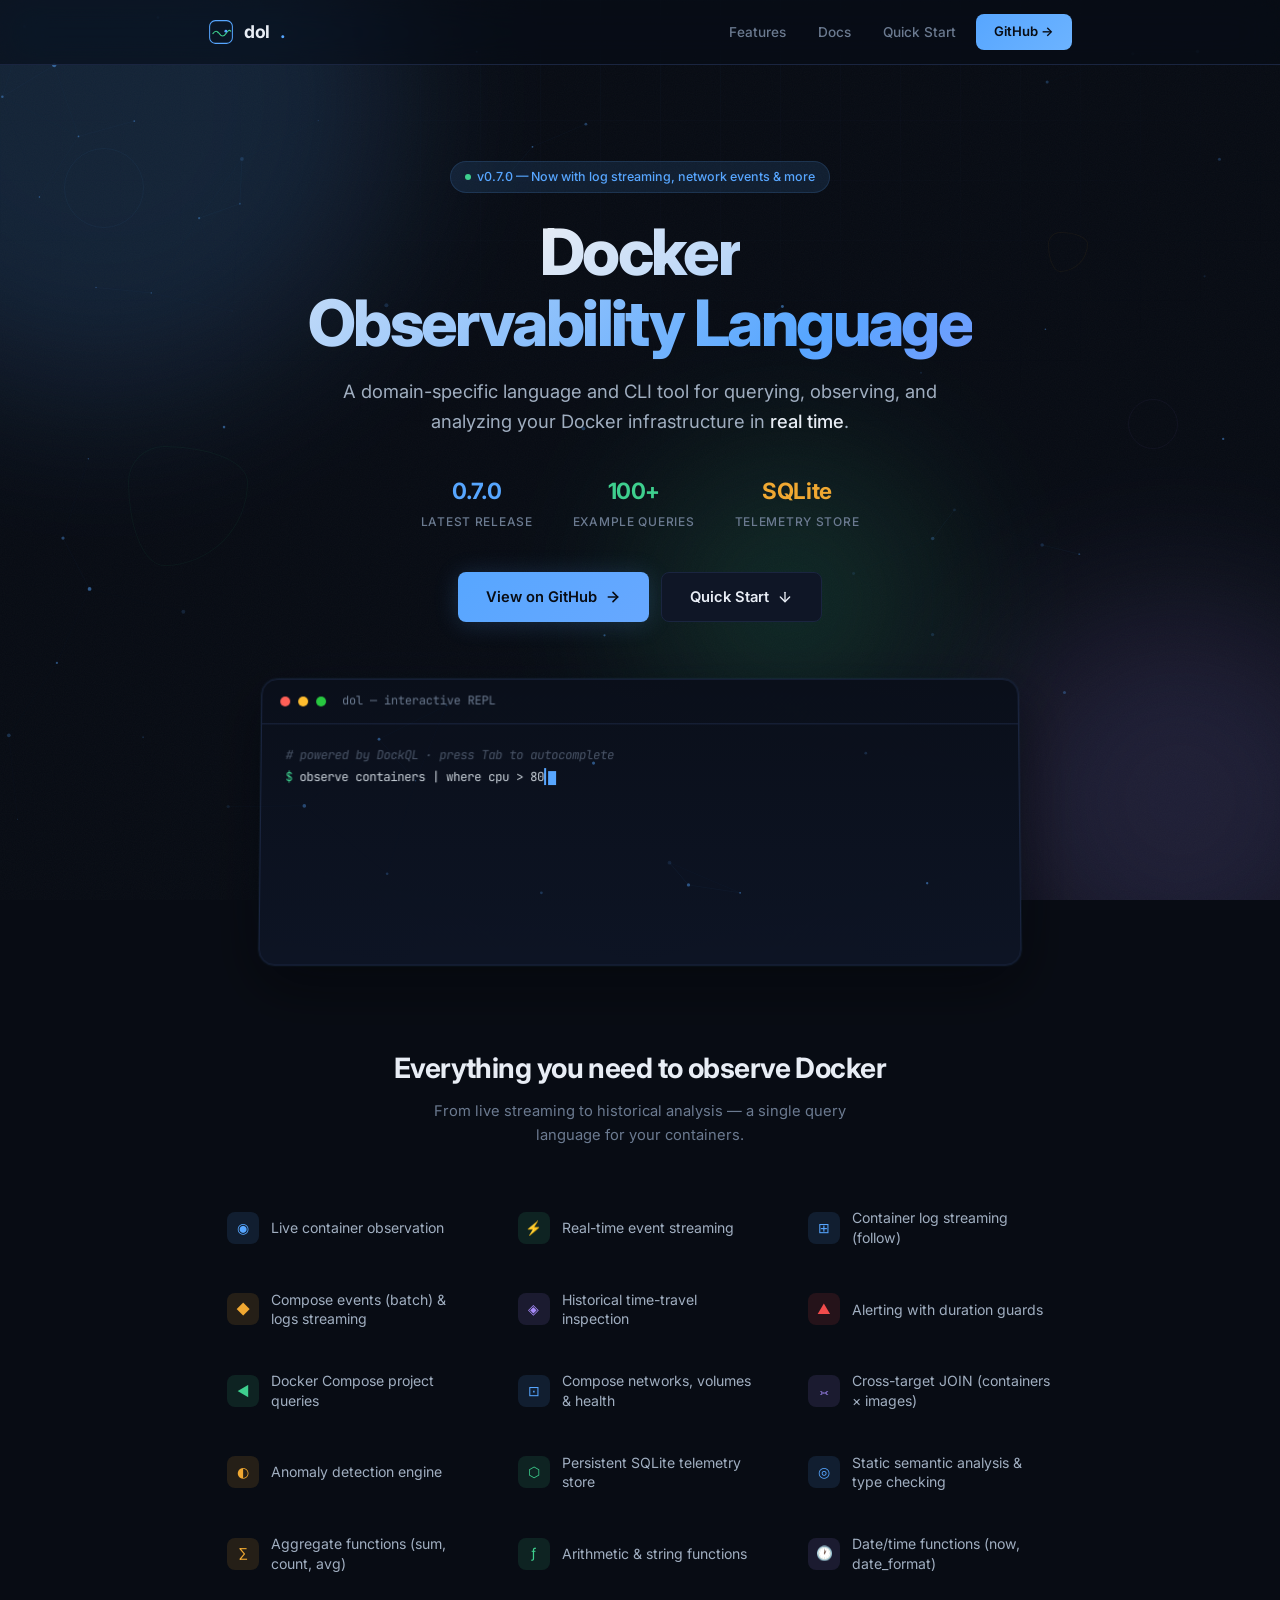
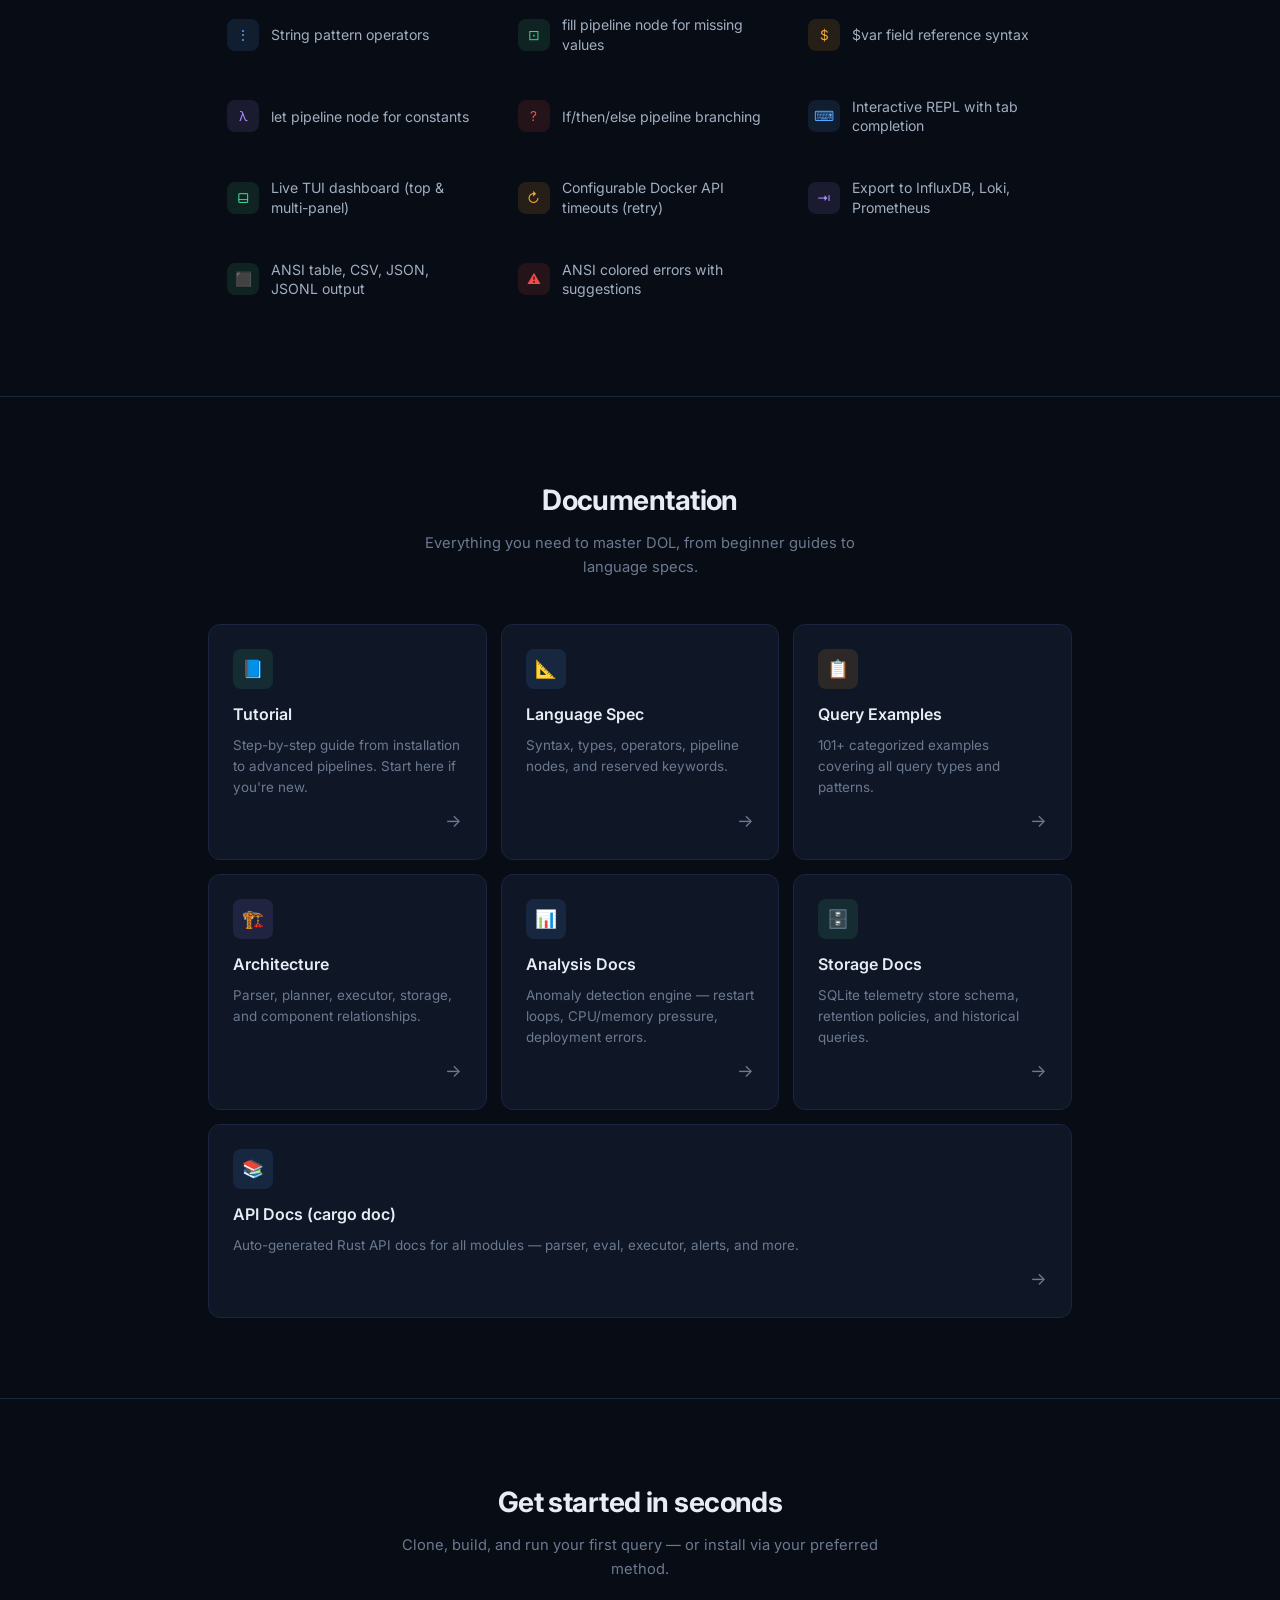
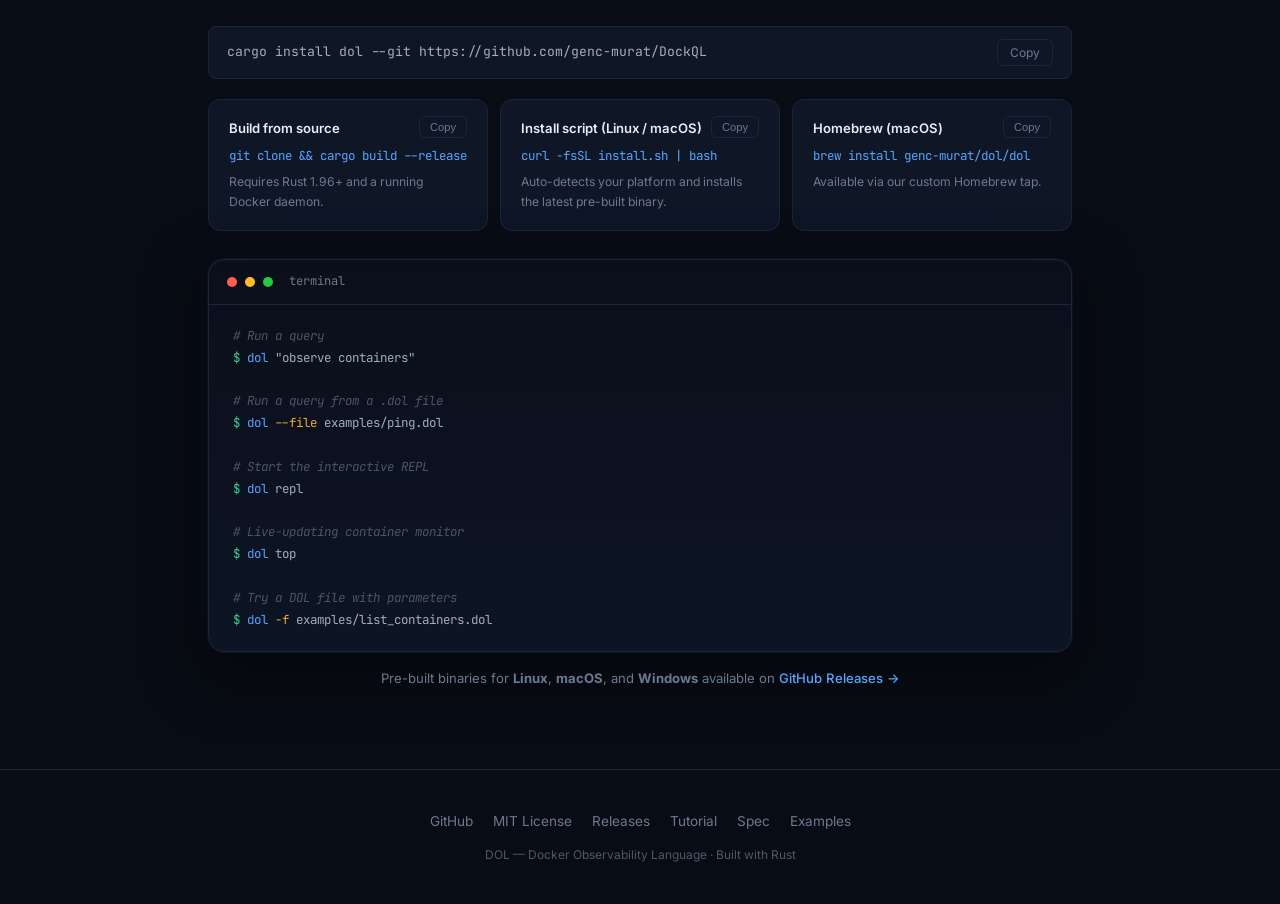
<file: docs/index.html>
<!DOCTYPE html>
<html lang="en">
<head>
    <meta charset="UTF-8">
    <meta name="viewport" content="width=device-width, initial-scale=1.0">
    <link rel="icon" type="image/svg+xml" href="logo.svg">
    <title>DOL — Docker Observability Language</title>
    <link rel="preconnect" href="https://fonts.googleapis.com">
    <link rel="preconnect" href="https://fonts.gstatic.com" crossorigin>
    <link href="https://fonts.googleapis.com/css2?family=Inter:wght@300;400;500;600;700;800&family=JetBrains+Mono:wght@400;500;600&display=swap" rel="stylesheet">
    <style>
        /* ── Reset & Base ─────────────────────────────────────────── */
        *, *::before, *::after { margin: 0; padding: 0; box-sizing: border-box; }
        :root {
            --bg: #080c14;
            --bg-alt: #0b101c;
            --surface: #0f1626;
            --surface-hover: #151e32;
            --surface-glass: rgba(15, 22, 38, 0.72);
            --border: #1a2540;
            --border-glow: rgba(87, 166, 255, 0.15);
            --text: #e8edf5;
            --text-secondary: #a0aec0;
            --muted: #6b7a90;
            --accent: #57a6ff;
            --accent-dim: rgba(87, 166, 255, 0.12);
            --accent-glow: rgba(87, 166, 255, 0.2);
            --green: #3ecf8e;
            --green-dim: rgba(62, 207, 142, 0.12);
            --orange: #f0a832;
            --orange-dim: rgba(240, 168, 50, 0.12);
            --red: #f14c4c;
            --purple: #a78bfa;
            --radius: 12px;
            --radius-sm: 8px;
            --radius-lg: 16px;
            --font: 'Inter', -apple-system, BlinkMacSystemFont, 'Segoe UI', sans-serif;
            --mono: 'JetBrains Mono', 'SF Mono', 'Fira Code', monospace;
            --transition: 0.3s cubic-bezier(0.4, 0, 0.2, 1);
            --bounce: 0.5s cubic-bezier(0.34, 1.56, 0.64, 1);
        }
        html { scroll-behavior: smooth; }
        body {
            font-family: var(--font);
            background: var(--bg);
            color: var(--text);
            line-height: 1.65;
            -webkit-font-smoothing: antialiased;
            -moz-osx-font-smoothing: grayscale;
            overflow-x: hidden;
        }
        ::selection { background: var(--accent); color: var(--bg); }
        ::-webkit-scrollbar { width: 8px; }
        ::-webkit-scrollbar-track { background: var(--bg); }
        ::-webkit-scrollbar-thumb { background: var(--border); border-radius: 4px; }
        ::-webkit-scrollbar-thumb:hover { background: var(--muted); }

        .container { max-width: 920px; margin: 0 auto; padding: 0 28px; }

        /* ── Animated Background ─────────────────────────────────── */
        .bg-canvas {
            position: fixed;
            top: 0; left: 0;
            width: 100%; height: 100%;
            pointer-events: none;
            z-index: 0;
            overflow: hidden;
        }
        .bg-canvas .gradient-orb {
            position: absolute;
            border-radius: 50%;
            filter: blur(80px);
            opacity: 0.15;
            animation: orbFloat 20s ease-in-out infinite;
        }
        .bg-canvas .gradient-orb:nth-child(1) {
            width: 600px; height: 600px;
            background: var(--accent);
            top: -200px; left: -200px;
            animation-delay: 0s;
        }
        .bg-canvas .gradient-orb:nth-child(2) {
            width: 400px; height: 400px;
            background: var(--purple);
            bottom: -100px; right: -100px;
            animation-delay: -7s;
        }
        .bg-canvas .gradient-orb:nth-child(3) {
            width: 300px; height: 300px;
            background: var(--green);
            top: 50%; left: 50%;
            animation-delay: -14s;
        }
        @keyframes orbFloat {
            0%, 100% { transform: translate(0, 0) scale(1); }
            33% { transform: translate(80px, -60px) scale(1.1); }
            66% { transform: translate(-40px, 80px) scale(0.9); }
        }
        .bg-canvas .noise {
            position: absolute;
            inset: 0;
            opacity: 0.03;
            background-image: url("data:image/svg+xml,%3Csvg viewBox='0 0 256 256' xmlns='http://www.w3.org/2000/svg'%3E%3Cfilter id='n'%3E%3CfeTurbulence type='fractalNoise' baseFrequency='0.9' numOctaves='4' stitchTiles='stitch'/%3E%3C/filter%3E%3Crect width='100%25' height='100%25' filter='url(%23n)'/%3E%3C/svg%3E");
            background-repeat: repeat;
            background-size: 256px 256px;
        }
        .grid-overlay {
            position: fixed;
            top: 0; left: 0;
            width: 100%; height: 100%;
            pointer-events: none;
            z-index: 0;
            background-image:
                linear-gradient(rgba(26, 37, 64, 0.15) 1px, transparent 1px),
                linear-gradient(90deg, rgba(26, 37, 64, 0.15) 1px, transparent 1px);
            background-size: 60px 60px;
            mask-image: radial-gradient(ellipse 60% 50% at 50% 0%, black 0%, transparent 100%);
            -webkit-mask-image: radial-gradient(ellipse 60% 50% at 50% 0%, black 0%, transparent 100%);
        }

        /* ── Particle Canvas ─────────────────────────────────────── */
        #particles-canvas {
            position: fixed;
            top: 0; left: 0;
            width: 100%; height: 100%;
            pointer-events: none;
            z-index: 1;
        }

        /* ── Navbar ──────────────────────────────────────────────── */
        .navbar {
            position: sticky;
            top: 0;
            z-index: 100;
            backdrop-filter: blur(20px) saturate(1.4);
            -webkit-backdrop-filter: blur(20px) saturate(1.4);
            background: rgba(8, 12, 20, 0.6);
            border-bottom: 1px solid var(--border);
            transition: var(--transition);
        }
        .navbar.scrolled {
            background: rgba(8, 12, 20, 0.85);
            border-bottom-color: rgba(26, 37, 64, 0.5);
        }
        .navbar .inner {
            display: flex;
            align-items: center;
            justify-content: space-between;
            padding: 14px 0;
            max-width: 920px;
            margin: 0 auto;
            padding-left: 28px;
            padding-right: 28px;
        }
        .nav-brand {
            display: flex;
            align-items: center;
            gap: 10px;
            font-size: 1.1rem;
            font-weight: 700;
            letter-spacing: -0.02em;
            color: var(--text);
            text-decoration: none;
            transition: opacity .2s;
        }
        .nav-brand:hover { opacity: .85; }
        .nav-brand svg { width: 26px; height: 26px; flex-shrink: 0; }
        .nav-brand .dot { color: var(--accent); }
        .nav-links {
            display: flex;
            gap: 8px;
            align-items: center;
        }
        .nav-links a {
            color: var(--muted);
            text-decoration: none;
            font-size: 0.85rem;
            font-weight: 500;
            padding: 6px 12px;
            border-radius: var(--radius-sm);
            transition: all .2s;
        }
        .nav-links a:not(.btn):hover {
            color: var(--text);
            background: var(--surface);
        }
        .nav-links .btn {
            background: linear-gradient(135deg, var(--accent), #6cb3ff);
            color: #080c14;
            padding: 7px 18px;
            border-radius: var(--radius-sm);
            font-weight: 600;
            font-size: 0.82rem;
            transition: all .2s;
            position: relative;
            overflow: hidden;
        }
        .nav-links .btn::before {
            content: '';
            position: absolute;
            inset: 0;
            background: linear-gradient(135deg, transparent 20%, rgba(255,255,255,0.15) 50%, transparent 80%);
            transform: translateX(-100%);
            transition: transform .5s;
        }
        .nav-links .btn:hover::before { transform: translateX(100%); }
        .nav-links .btn:hover { transform: translateY(-1px); box-shadow: 0 4px 20px rgba(87,166,255,0.3); }

        /* ── Hero ────────────────────────────────────────────────── */
        .hero {
            position: relative;
            z-index: 2;
            padding: 96px 0 64px;
            text-align: center;
        }
        .hero-badge {
            display: inline-flex;
            align-items: center;
            gap: 6px;
            padding: 5px 14px;
            border-radius: 100px;
            background: var(--accent-dim);
            border: 1px solid rgba(87, 166, 255, 0.15);
            font-size: 0.78rem;
            font-weight: 500;
            color: var(--accent);
            margin-bottom: 24px;
            animation: fadeInUp 0.8s var(--bounce) both;
        }
        .hero-badge .pulse {
            width: 6px; height: 6px;
            border-radius: 50%;
            background: var(--green);
            animation: pulse-dot 2s ease-in-out infinite;
        }
        @keyframes pulse-dot {
            0%, 100% { opacity: 1; transform: scale(1); }
            50% { opacity: 0.5; transform: scale(0.8); }
        }
        .hero h1 {
            font-size: clamp(2.5rem, 5vw, 4rem);
            font-weight: 800;
            letter-spacing: -0.04em;
            line-height: 1.1;
            animation: fadeInUp 0.8s var(--bounce) 0.1s both;
        }
        .hero h1 .gradient-text {
            background: linear-gradient(135deg, var(--text) 0%, var(--accent) 40%, var(--purple) 70%, var(--green) 100%);
            -webkit-background-clip: text;
            -webkit-text-fill-color: transparent;
            background-clip: text;
            background-size: 200% 200%;
            animation: gradientShift 8s ease-in-out infinite;
        }
        @keyframes gradientShift {
            0%, 100% { background-position: 0% 50%; }
            50% { background-position: 100% 50%; }
        }
        .hero .tagline {
            margin-top: 18px;
            font-size: clamp(1rem, 1.5vw, 1.15rem);
            color: var(--text-secondary);
            max-width: 600px;
            margin-left: auto;
            margin-right: auto;
            line-height: 1.65;
            animation: fadeInUp 0.8s var(--bounce) 0.2s both;
        }
        .hero .tagline strong { color: var(--text); font-weight: 500; }

        /* ── Stats Strip ─────────────────────────────────────────── */
        .stats-strip {
            display: flex;
            justify-content: center;
            gap: 40px;
            margin-top: 36px;
            animation: fadeInUp 0.8s var(--bounce) 0.3s both;
        }
        .stat-item {
            display: flex;
            flex-direction: column;
            align-items: center;
            gap: 2px;
        }
        .stat-item .stat-value {
            font-size: 1.4rem;
            font-weight: 700;
            letter-spacing: -0.02em;
            color: var(--text);
        }
        .stat-item .stat-label {
            font-size: 0.75rem;
            color: var(--muted);
            font-weight: 500;
            text-transform: uppercase;
            letter-spacing: 0.06em;
        }
        .stat-item .stat-value.accent { color: var(--accent); }
        .stat-item .stat-value.green { color: var(--green); }
        .stat-item .stat-value.orange { color: var(--orange); }

        /* ── CTA Buttons ─────────────────────────────────────────── */
        .cta-row {
            display: flex;
            justify-content: center;
            gap: 12px;
            margin-top: 40px;
            flex-wrap: wrap;
            animation: fadeInUp 0.8s var(--bounce) 0.4s both;
        }
        .cta {
            display: inline-flex;
            align-items: center;
            gap: 8px;
            padding: 12px 28px;
            border-radius: var(--radius-sm);
            font-size: 0.92rem;
            font-weight: 600;
            text-decoration: none;
            transition: all var(--transition);
            position: relative;
            overflow: hidden;
        }
        .cta-primary {
            background: linear-gradient(135deg, var(--accent), #67a8ff);
            color: #080c14;
            box-shadow: 0 2px 24px rgba(87, 166, 255, 0.2);
        }
        .cta-primary:hover {
            transform: translateY(-2px);
            box-shadow: 0 8px 32px rgba(87, 166, 255, 0.35);
        }
        .cta-primary:active { transform: translateY(0); }
        .cta-primary .shine {
            position: absolute;
            inset: 0;
            background: linear-gradient(90deg, transparent, rgba(255,255,255,0.2), transparent);
            transform: translateX(-100%) skewX(-15deg);
            transition: transform 0.6s;
        }
        .cta-primary:hover .shine { transform: translateX(100%) skewX(-15deg); }
        .cta-secondary {
            background: var(--surface);
            color: var(--text);
            border: 1px solid var(--border);
        }
        .cta-secondary:hover {
            border-color: var(--muted);
            background: var(--surface-hover);
            transform: translateY(-2px);
        }

        /* ── Terminal Mock ───────────────────────────────────────── */
        .terminal-wrapper {
            margin: 56px auto 0;
            max-width: 760px;
            transform: perspective(1200px) rotateX(2deg);
            transition: transform 0.6s var(--bounce);
            animation: fadeInUp 0.9s var(--bounce) 0.5s both;
        }
        .terminal-wrapper:hover {
            transform: perspective(1200px) rotateX(0deg);
        }
        .terminal {
            background: linear-gradient(180deg, #0a0f1a 0%, #0d1424 100%);
            border: 1px solid var(--border);
            border-radius: var(--radius-lg);
            overflow: hidden;
            box-shadow:
                0 0 0 1px rgba(87, 166, 255, 0.05),
                0 20px 60px rgba(0,0,0,0.5),
                0 0 80px rgba(87, 166, 255, 0.03);
            transition: all var(--transition);
        }
        .terminal:hover {
            border-color: rgba(87, 166, 255, 0.25);
            box-shadow:
                0 0 0 1px rgba(87, 166, 255, 0.1),
                0 20px 80px rgba(0,0,0,0.6),
                0 0 100px rgba(87, 166, 255, 0.05);
        }
        .terminal .titlebar {
            padding: 12px 18px;
            display: flex;
            align-items: center;
            gap: 8px;
            border-bottom: 1px solid var(--border);
            user-select: none;
        }
        .terminal .titlebar .dot {
            width: 10px; height: 10px;
            border-radius: 50%;
            transition: opacity .2s;
        }
        .terminal:hover .titlebar .dot { opacity: .9; }
        .terminal .titlebar .dot.r { background: #ff5f57; }
        .terminal .titlebar .dot.y { background: #ffbd2e; }
        .terminal .titlebar .dot.g { background: #28c840; }
        .terminal .titlebar .title-text {
            margin-left: 8px;
            font-size: 0.75rem;
            color: var(--muted);
            font-family: var(--mono);
        }
        .terminal .terminal-body {
            padding: 20px 24px;
            font-family: var(--mono);
            font-size: 0.78rem;
            line-height: 1.75;
            overflow-x: auto;
            min-height: 240px;
            color: #c9d1d9;
        }
        .terminal .terminal-body .line { white-space: pre; min-height: 1.35em; }
        .terminal .terminal-body .prompt { color: var(--green); }
        .terminal .terminal-body .cmd { color: var(--accent); }
        .terminal .terminal-body .comment { color: #4a5568; font-style: italic; }
        .terminal .terminal-body .output { color: var(--text-secondary); }
        .terminal .terminal-body .output.header { color: var(--muted); font-weight: 500; }
        .terminal .terminal-body .output.sep { color: var(--border); }
        .terminal .terminal-body .blink {
            display: inline-block;
            width: 8px;
            height: 1.1em;
            background: var(--accent);
            animation: blink 1s step-end infinite;
            vertical-align: text-bottom;
            margin-left: 2px;
        }
        @keyframes blink {
            0%, 100% { opacity: 1; }
            50% { opacity: 0; }
        }
        .terminal .terminal-body .typing {
            display: inline;
            border-right: 2px solid var(--accent);
            animation: blink-cursor 0.8s step-end infinite;
        }
        @keyframes blink-cursor {
            0%, 100% { border-color: var(--accent); }
            50% { border-color: transparent; }
        }

        /* ── Floating Shapes ─────────────────────────────────────── */
        .floating-shapes { position: absolute; inset: 0; pointer-events: none; overflow: hidden; z-index: 0; }
        .floating-shapes .shape {
            position: absolute;
            border-radius: 50%;
            opacity: 0.05;
            animation: shapeFloat 25s ease-in-out infinite;
        }
        .floating-shapes .shape:nth-child(1) {
            width: 80px; height: 80px;
            border: 1px solid var(--accent);
            top: 15%; left: 5%;
            animation-delay: 0s;
            animation-duration: 30s;
        }
        .floating-shapes .shape:nth-child(2) {
            width: 50px; height: 50px;
            border: 1px solid var(--purple);
            top: 60%; right: 8%;
            animation-delay: -8s;
            animation-duration: 25s;
        }
        .floating-shapes .shape:nth-child(3) {
            width: 120px; height: 120px;
            border: 1px solid var(--green);
            bottom: 10%; left: 10%;
            animation-delay: -16s;
            animation-duration: 35s;
            border-radius: 30% 70% 70% 30% / 30% 30% 70% 70%;
        }
        .floating-shapes .shape:nth-child(4) {
            width: 40px; height: 40px;
            border: 1px solid var(--orange);
            top: 30%; right: 15%;
            animation-delay: -5s;
            animation-duration: 20s;
            border-radius: 30% 70% 70% 30% / 30% 30% 70% 70%;
        }
        @keyframes shapeFloat {
            0%, 100% { transform: translate(0, 0) rotate(0deg); }
            25% { transform: translate(30px, -40px) rotate(90deg); }
            50% { transform: translate(-20px, 30px) rotate(180deg); }
            75% { transform: translate(20px, -20px) rotate(270deg); }
        }

        /* ── Sections ────────────────────────────────────────────── */
        section {
            position: relative;
            z-index: 2;
            padding: 80px 0;
        }
        section + section { border-top: 1px solid var(--border); }
        .section-header {
            text-align: center;
            margin-bottom: 44px;
        }
        .section-header h2 {
            font-size: 1.75rem;
            font-weight: 700;
            letter-spacing: -0.02em;
            color: var(--text);
        }
        .section-header .section-subtitle {
            margin-top: 8px;
            font-size: 0.92rem;
            color: var(--muted);
            max-width: 480px;
            margin-left: auto;
            margin-right: auto;
        }

        /* ── Reveal Animation ────────────────────────────────────── */
        .reveal {
            opacity: 0;
            transform: translateY(24px);
            transition: opacity 0.7s cubic-bezier(0.22, 1, 0.36, 1),
                        transform 0.7s cubic-bezier(0.22, 1, 0.36, 1);
        }
        .reveal.visible {
            opacity: 1;
            transform: translateY(0);
        }
        .reveal-delay-1 { transition-delay: 0.1s; }
        .reveal-delay-2 { transition-delay: 0.2s; }
        .reveal-delay-3 { transition-delay: 0.3s; }
        .reveal-delay-4 { transition-delay: 0.4s; }

        @keyframes fadeInUp {
            from { opacity: 0; transform: translateY(20px); }
            to { opacity: 1; transform: translateY(0); }
        }

        /* ── Feature Grid ────────────────────────────────────────── */
        .feature-grid {
            display: grid;
            grid-template-columns: repeat(auto-fill, minmax(260px, 1fr));
            gap: 8px;
        }
        .feature-card {
            padding: 16px 18px;
            border-radius: var(--radius);
            display: flex;
            align-items: center;
            gap: 12px;
            font-size: 0.88rem;
            color: var(--text-secondary);
            text-decoration: none;
            transition: all var(--transition);
            cursor: default;
            border: 1px solid transparent;
            position: relative;
            overflow: hidden;
        }
        .feature-card::before {
            content: '';
            position: absolute;
            inset: 0;
            border-radius: var(--radius);
            opacity: 0;
            background: linear-gradient(135deg, var(--accent-dim), transparent);
            transition: opacity .3s;
        }
        .feature-card:hover {
            background: var(--surface);
            border-color: var(--border);
            color: var(--text);
            transform: translateY(-1px);
        }
        .feature-card:hover::before { opacity: 1; }
        .feature-card .icon-wrap {
            width: 32px;
            height: 32px;
            border-radius: var(--radius-sm);
            display: flex;
            align-items: center;
            justify-content: center;
            flex-shrink: 0;
            font-size: 0.85rem;
            position: relative;
            z-index: 1;
            transition: all var(--transition);
        }
        .feature-card:hover .icon-wrap { transform: scale(1.1); }
        .feature-card .icon-wrap.accent { background: var(--accent-dim); color: var(--accent); }
        .feature-card .icon-wrap.green { background: var(--green-dim); color: var(--green); }
        .feature-card .icon-wrap.orange { background: var(--orange-dim); color: var(--orange); }
        .feature-card .icon-wrap.purple { background: rgba(167, 139, 250, 0.12); color: var(--purple); }
        .feature-card .icon-wrap.red { background: rgba(241, 76, 76, 0.12); color: var(--red); }
        .feature-card .feature-text {
            position: relative;
            z-index: 1;
            line-height: 1.4;
        }

        /* ── Cards (Docs) ────────────────────────────────────────── */
        .cards {
            display: grid;
            grid-template-columns: repeat(auto-fill, minmax(270px, 1fr));
            gap: 14px;
        }
        .card {
            background: var(--surface);
            border: 1px solid var(--border);
            border-radius: var(--radius);
            padding: 24px;
            text-decoration: none;
            color: inherit;
            transition: all var(--transition);
            position: relative;
            overflow: hidden;
            display: flex;
            flex-direction: column;
            gap: 8px;
        }
        .card::after {
            content: '';
            position: absolute;
            top: 0; left: 0;
            right: 0;
            height: 2px;
            background: linear-gradient(90deg, transparent, var(--accent), transparent);
            opacity: 0;
            transition: opacity .3s;
        }
        .card:hover {
            border-color: rgba(87, 166, 255, 0.2);
            background: var(--surface-hover);
            transform: translateY(-3px);
            box-shadow: 0 12px 40px rgba(0,0,0,0.3);
        }
        .card:hover::after { opacity: 1; }
        .card .card-icon {
            width: 40px;
            height: 40px;
            border-radius: var(--radius-sm);
            display: flex;
            align-items: center;
            justify-content: center;
            font-size: 1.1rem;
            margin-bottom: 4px;
            background: var(--accent-dim);
            color: var(--accent);
            transition: all var(--transition);
        }
        .card:hover .card-icon { transform: scale(1.05); background: rgba(87, 166, 255, 0.18); }
        .card .card-icon.green { background: var(--green-dim); color: var(--green); }
        .card:hover .card-icon.green { background: rgba(62, 207, 142, 0.18); }
        .card .card-icon.orange { background: var(--orange-dim); color: var(--orange); }
        .card:hover .card-icon.orange { background: rgba(240, 168, 50, 0.18); }
        .card .card-icon.purple { background: rgba(167, 139, 250, 0.12); color: var(--purple); }
        .card:hover .card-icon.purple { background: rgba(167, 139, 250, 0.2); }
        .card h3 {
            font-size: 1rem;
            font-weight: 600;
            color: var(--text);
            transition: color .2s;
        }
        .card:hover h3 { color: var(--accent); }
        .card p {
            font-size: 0.84rem;
            color: var(--muted);
            line-height: 1.55;
            margin: 0;
        }
        .card .card-arrow {
            margin-top: auto;
            align-self: flex-end;
            color: var(--muted);
            font-size: 1.1rem;
            transition: all var(--transition);
        }
        .card:hover .card-arrow {
            color: var(--accent);
            transform: translateX(4px);
        }

        /* ── Quick Start ─────────────────────────────────────────── */
        .quick-start .terminal {
            margin-top: 20px;
            transform: none;
        }
        .quick-start .terminal:hover { transform: none; }

        .install-row {
            display: flex;
            gap: 10px;
            align-items: stretch;
            margin-top: 20px;
        }
        .install-box {
            flex: 1;
            display: flex;
            align-items: center;
            justify-content: space-between;
            gap: 12px;
            background: var(--surface);
            border: 1px solid var(--border);
            border-radius: var(--radius-sm);
            padding: 12px 18px;
            font-family: var(--mono);
            font-size: 0.82rem;
            color: var(--text);
            transition: border-color .2s;
        }
        .install-box:hover { border-color: rgba(87, 166, 255, 0.2); }
        .install-box .cmd-text { color: var(--text-secondary); }
        .install-box .copy-btn {
            display: inline-flex;
            align-items: center;
            gap: 6px;
            background: none;
            border: 1px solid var(--border);
            border-radius: 6px;
            padding: 5px 12px;
            font-size: 0.75rem;
            font-family: var(--font);
            color: var(--muted);
            cursor: pointer;
            transition: all .2s;
            flex-shrink: 0;
        }
        .install-box .copy-btn:hover {
            border-color: var(--accent);
            color: var(--accent);
            background: var(--accent-dim);
        }
        .install-box .copy-btn.copied {
            border-color: var(--green);
            color: var(--green);
            background: var(--green-dim);
        }

        /* ── Install Methods ─────────────────────────────────────── */
        .install-methods {
            display: grid;
            grid-template-columns: repeat(auto-fill, minmax(260px, 1fr));
            gap: 12px;
            margin-top: 20px;
        }
        .install-method {
            background: var(--surface);
            border: 1px solid var(--border);
            border-radius: var(--radius);
            padding: 18px 20px;
            transition: all var(--transition);
        }
        .install-method:hover {
            border-color: rgba(87, 166, 255, 0.2);
            background: var(--surface-hover);
        }
        .install-method .method-label {
            font-size: 0.82rem;
            font-weight: 600;
            color: var(--text);
            margin-bottom: 8px;
        }
        .install-method .method-cmd {
            font-family: var(--mono);
            font-size: 0.78rem;
            color: var(--accent);
            word-break: break-all;
            line-height: 1.5;
        }
        .install-method .method-desc {
            font-size: 0.76rem;
            color: var(--muted);
            margin-top: 6px;
        }
        .install-method .copy-mini {
            float: right;
            background: none;
            border: 1px solid var(--border);
            border-radius: 6px;
            padding: 4px 10px;
            font-size: 0.7rem;
            color: var(--muted);
            cursor: pointer;
            transition: all .2s;
            margin-top: -2px;
        }
        .install-method .copy-mini:hover {
            border-color: var(--accent);
            color: var(--accent);
            background: var(--accent-dim);
        }

        /* ── Footer ──────────────────────────────────────────────── */
        footer {
            position: relative;
            z-index: 2;
            text-align: center;
            padding: 40px 0;
            border-top: 1px solid var(--border);
            color: var(--muted);
            font-size: 0.82rem;
        }
        footer a {
            color: var(--muted);
            text-decoration: none;
            transition: color .2s;
        }
        footer a:hover { color: var(--text); }
        footer .sep { margin: 0 12px; color: var(--border); }
        footer .footer-links { display: flex; justify-content: center; gap: 20px; flex-wrap: wrap; margin-bottom: 12px; }
        footer .footer-links a { font-size: 0.85rem; }
        footer .footer-made-with { font-size: 0.75rem; opacity: 0.7; }

        /* ── Responsive ──────────────────────────────────────────── */
        @media (max-width: 768px) {
            .hero { padding: 64px 0 40px; }
            .hero h1 { font-size: 2.2rem; }
            .navbar .inner { padding-left: 20px; padding-right: 20px; }
            .container { padding: 0 20px; }
            section { padding: 48px 0; }
            .stats-strip { gap: 24px; flex-wrap: wrap; }
            .stat-item .stat-value { font-size: 1.1rem; }
            .feature-grid { grid-template-columns: 1fr; }
            .cards { grid-template-columns: 1fr; }
            .install-methods { grid-template-columns: 1fr; }
            .install-row { flex-direction: column; }
            .terminal .terminal-body { padding: 14px 16px; font-size: 0.72rem; }
            .terminal-wrapper { transform: none; }
            .terminal-wrapper:hover { transform: none; }
        }
        @media (prefers-reduced-motion: reduce) {
            *, *::before, *::after {
                animation-duration: 0.01ms !important;
                animation-iteration-count: 1 !important;
                transition-duration: 0.01ms !important;
            }
            #particles-canvas { display: none; }
            .bg-canvas .gradient-orb { animation: none; opacity: 0.06; }
            .floating-shapes .shape { animation: none; opacity: 0.03; }
        }
        @media (max-width: 640px) {
            .nav-links a:not(.btn) { display: none; }
            .hero h1 { font-size: 1.8rem; }
            .section-header h2 { font-size: 1.4rem; }
        }
    </style>
</head>
<body>

<!-- Animated Background -->
<div class="bg-canvas">
    <div class="gradient-orb"></div>
    <div class="gradient-orb"></div>
    <div class="gradient-orb"></div>
    <div class="noise"></div>
</div>
<div class="grid-overlay"></div>
<canvas id="particles-canvas"></canvas>

<!-- Navbar -->
<nav class="navbar" id="navbar">
    <div class="inner">
        <a href="#" class="nav-brand">
            <svg xmlns="http://www.w3.org/2000/svg" viewBox="0 0 64 64" fill="none" role="img" aria-label="DOL logo">
                <rect x="4" y="4" width="56" height="56" rx="14" stroke="#57a6ff" stroke-width="2.5"/>
                <path d="M12 36 Q20 24, 28 36 Q36 48, 44 36 Q52 24, 56 30" stroke="#3ecf8e" stroke-width="2.5" stroke-linecap="round"/>
                <circle cx="44" cy="30" r="3.5" fill="#57a6ff"/>
                <circle cx="24" cy="33" r="2" fill="#3ecf8e" opacity="0.6"/>
            </svg>
            dol<span class="dot">.</span>
        </a>
        <div class="nav-links">
            <a href="#features">Features</a>
            <a href="#docs">Docs</a>
            <a href="#quickstart">Quick Start</a>
            <a href="https://github.com/genc-murat/DockQL" class="btn">GitHub →</a>
        </div>
    </div>
</nav>

<!-- Hero -->
<section class="hero" style="padding-bottom:0;border:none;">
    <div class="floating-shapes">
        <div class="shape"></div>
        <div class="shape"></div>
        <div class="shape"></div>
        <div class="shape"></div>
    </div>
    <div class="container" style="position:relative;z-index:3;">
        <div class="hero-badge">
            <span class="pulse"></span>
            v0.7.0 — Now with log streaming, network events &amp; more
        </div>
        <h1>
            <span class="gradient-text">Docker<br>Observability Language</span>
        </h1>
        <p class="tagline">
            A domain-specific language and CLI tool for querying, observing, and<br>
            analyzing your Docker infrastructure in <strong>real time</strong>.
        </p>

        <!-- Stats -->
        <div class="stats-strip">
            <div class="stat-item">
                <span class="stat-value accent">0.7.0</span>
                <span class="stat-label">Latest Release</span>
            </div>
            <div class="stat-item">
                <span class="stat-value green">100+</span>
                <span class="stat-label">Example Queries</span>
            </div>
            <div class="stat-item">
                <span class="stat-value orange">SQLite</span>
                <span class="stat-label">Telemetry Store</span>
            </div>
        </div>

        <!-- CTA -->
        <div class="cta-row">
            <a href="https://github.com/genc-murat/DockQL" class="cta cta-primary">
                View on GitHub
                <span class="shine"></span>
                <svg width="16" height="16" viewBox="0 0 24 24" fill="none" stroke="currentColor" stroke-width="2.5" stroke-linecap="round" stroke-linejoin="round"><path d="M5 12h14"/><path d="m12 5 7 7-7 7"/></svg>
            </a>
            <a href="#quickstart" class="cta cta-secondary">
                Quick Start
                <svg width="16" height="16" viewBox="0 0 24 24" fill="none" stroke="currentColor" stroke-width="2" stroke-linecap="round" stroke-linejoin="round"><path d="M12 5v14"/><path d="m19 12-7 7-7-7"/></svg>
            </a>
        </div>
    </div>
</section>

<!-- Terminal Mock -->
<div class="container">
    <div class="terminal-wrapper">
        <div class="terminal" id="demo-terminal">
            <div class="titlebar">
                <span class="dot r"></span>
                <span class="dot y"></span>
                <span class="dot g"></span>
                <span class="title-text">dol — interactive REPL</span>
            </div>
            <div class="terminal-body" id="terminal-body">
                <div class="line"><span class="comment"># powered by DockQL · press Tab to autocomplete</span></div>
                <div class="line"><span class="prompt">$</span> <span class="typing" id="typing-text"></span><span class="blink"></span></div>
            </div>
        </div>
    </div>
</div>

<!-- Features -->
<section id="features">
    <div class="container">
        <div class="section-header reveal">
            <h2>Everything you need to observe Docker</h2>
            <p class="section-subtitle">From live streaming to historical analysis — a single query language for your containers.</p>
        </div>
        <div class="feature-grid">
            <div class="feature-card reveal reveal-delay-1">
                <div class="icon-wrap accent">◉</div>
                <span class="feature-text">Live container observation</span>
            </div>
            <div class="feature-card reveal reveal-delay-1">
                <div class="icon-wrap green">⚡</div>
                <span class="feature-text">Real-time event streaming</span>
            </div>
            <div class="feature-card reveal reveal-delay-2">
                <div class="icon-wrap accent">⊞</div>
                <span class="feature-text">Container log streaming (follow)</span>
            </div>
            <div class="feature-card reveal reveal-delay-2">
                <div class="icon-wrap orange">◆</div>
                <span class="feature-text">Compose events (batch) &amp; logs streaming</span>
            </div>
            <div class="feature-card reveal reveal-delay-3">
                <div class="icon-wrap purple">◈</div>
                <span class="feature-text">Historical time-travel inspection</span>
            </div>
            <div class="feature-card reveal reveal-delay-3">
                <div class="icon-wrap red">▲</div>
                <span class="feature-text">Alerting with duration guards</span>
            </div>
            <div class="feature-card reveal reveal-delay-1">
                <div class="icon-wrap green">◀</div>
                <span class="feature-text">Docker Compose project queries</span>
            </div>
            <div class="feature-card reveal reveal-delay-1">
                <div class="icon-wrap accent">⊡</div>
                <span class="feature-text">Compose networks, volumes &amp; health</span>
            </div>
            <div class="feature-card reveal reveal-delay-2">
                <div class="icon-wrap purple">⟗</div>
                <span class="feature-text">Cross-target JOIN (containers × images)</span>
            </div>
            <div class="feature-card reveal reveal-delay-2">
                <div class="icon-wrap orange">◐</div>
                <span class="feature-text">Anomaly detection engine</span>
            </div>
            <div class="feature-card reveal reveal-delay-3">
                <div class="icon-wrap green">⬡</div>
                <span class="feature-text">Persistent SQLite telemetry store</span>
            </div>
            <div class="feature-card reveal reveal-delay-3">
                <div class="icon-wrap accent">◎</div>
                <span class="feature-text">Static semantic analysis &amp; type checking</span>
            </div>
            <div class="feature-card reveal reveal-delay-1">
                <div class="icon-wrap orange">∑</div>
                <span class="feature-text">Aggregate functions (sum, count, avg)</span>
            </div>
            <div class="feature-card reveal reveal-delay-1">
                <div class="icon-wrap green">ƒ</div>
                <span class="feature-text">Arithmetic &amp; string functions</span>
            </div>
            <div class="feature-card reveal reveal-delay-2">
                <div class="icon-wrap purple">🕐</div>
                <span class="feature-text">Date/time functions (now, date_format)</span>
            </div>
            <div class="feature-card reveal reveal-delay-2">
                <div class="icon-wrap accent">⋮</div>
                <span class="feature-text">String pattern operators</span>
            </div>
            <div class="feature-card reveal reveal-delay-3">
                <div class="icon-wrap green">⊡</div>
                <span class="feature-text">fill pipeline node for missing values</span>
            </div>
            <div class="feature-card reveal reveal-delay-3">
                <div class="icon-wrap orange">$</div>
                <span class="feature-text">$var field reference syntax</span>
            </div>
            <div class="feature-card reveal reveal-delay-1">
                <div class="icon-wrap purple">λ</div>
                <span class="feature-text">let pipeline node for constants</span>
            </div>
            <div class="feature-card reveal reveal-delay-1">
                <div class="icon-wrap red">?</div>
                <span class="feature-text">If/then/else pipeline branching</span>
            </div>
            <div class="feature-card reveal reveal-delay-2">
                <div class="icon-wrap accent">⌨</div>
                <span class="feature-text">Interactive REPL with tab completion</span>
            </div>
            <div class="feature-card reveal reveal-delay-2">
                <div class="icon-wrap green">⬓</div>
                <span class="feature-text">Live TUI dashboard (top &amp; multi-panel)</span>
            </div>
            <div class="feature-card reveal reveal-delay-3">
                <div class="icon-wrap orange">↻</div>
                <span class="feature-text">Configurable Docker API timeouts (retry)</span>
            </div>
            <div class="feature-card reveal reveal-delay-3">
                <div class="icon-wrap purple">⇥</div>
                <span class="feature-text">Export to InfluxDB, Loki, Prometheus</span>
            </div>
            <div class="feature-card reveal reveal-delay-1">
                <div class="icon-wrap green">⬛</div>
                <span class="feature-text">ANSI table, CSV, JSON, JSONL output</span>
            </div>
            <div class="feature-card reveal reveal-delay-1">
                <div class="icon-wrap red">⚠</div>
                <span class="feature-text">ANSI colored errors with suggestions</span>
            </div>
        </div>
    </div>
</section>

<!-- Documentation -->
<section id="docs">
    <div class="container">
        <div class="section-header reveal">
            <h2>Documentation</h2>
            <p class="section-subtitle">Everything you need to master DOL, from beginner guides to language specs.</p>
        </div>
        <div class="cards">
            <a href="tutorial.html" class="card reveal reveal-delay-1">
                <div class="card-icon green">📘</div>
                <h3>Tutorial</h3>
                <p>Step-by-step guide from installation to advanced pipelines. Start here if you're new.</p>
                <div class="card-arrow">→</div>
            </a>
            <a href="spec.html" class="card reveal reveal-delay-2">
                <div class="card-icon accent">📐</div>
                <h3>Language Spec</h3>
                <p>Syntax, types, operators, pipeline nodes, and reserved keywords.</p>
                <div class="card-arrow">→</div>
            </a>
            <a href="examples.html" class="card reveal reveal-delay-3">
                <div class="card-icon orange">📋</div>
                <h3>Query Examples</h3>
                <p>101+ categorized examples covering all query types and patterns.</p>
                <div class="card-arrow">→</div>
            </a>
            <a href="architecture.html" class="card reveal reveal-delay-1">
                <div class="card-icon purple">🏗️</div>
                <h3>Architecture</h3>
                <p>Parser, planner, executor, storage, and component relationships.</p>
                <div class="card-arrow">→</div>
            </a>
            <a href="analyze.html" class="card reveal reveal-delay-2">
                <div class="card-icon red">📊</div>
                <h3>Analysis Docs</h3>
                <p>Anomaly detection engine — restart loops, CPU/memory pressure, deployment errors.</p>
                <div class="card-arrow">→</div>
            </a>
            <a href="storage.html" class="card reveal reveal-delay-3">
                <div class="card-icon green">🗄️</div>
                <h3>Storage Docs</h3>
                <p>SQLite telemetry store schema, retention policies, and historical queries.</p>
                <div class="card-arrow">→</div>
            </a>
            <a href="dol/index.html" class="card reveal reveal-delay-1" style="grid-column: 1 / -1;">
                <div class="card-icon accent">📚</div>
                <h3>API Docs (cargo doc)</h3>
                <p>Auto-generated Rust API docs for all modules — parser, eval, executor, alerts, and more.</p>
                <div class="card-arrow">→</div>
            </a>
        </div>
    </div>
</section>

<!-- Quick Start -->
<section id="quickstart">
    <div class="container">
        <div class="section-header reveal">
            <h2>Get started in seconds</h2>
            <p class="section-subtitle">Clone, build, and run your first query — or install via your preferred method.</p>
        </div>

        <div class="install-row reveal">
            <div class="install-box">
                <span class="cmd-text">cargo install dol --git https://github.com/genc-murat/DockQL</span>
                <button class="copy-btn" data-cmd="cargo install dol --git https://github.com/genc-murat/DockQL">Copy</button>
            </div>
        </div>

        <div class="install-methods">
            <div class="install-method reveal reveal-delay-1">
                <button class="copy-mini" data-cmd="git clone https://github.com/genc-murat/DockQL.git && cd DockQL && cargo build --release">Copy</button>
                <div class="method-label">Build from source</div>
                <div class="method-cmd">git clone &amp;&amp; cargo build --release</div>
                <div class="method-desc">Requires Rust 1.96+ and a running Docker daemon.</div>
            </div>
            <div class="install-method reveal reveal-delay-2">
                <button class="copy-mini" data-cmd="curl -fsSL https://raw.githubusercontent.com/genc-murat/DockQL/main/install.sh | bash">Copy</button>
                <div class="method-label">Install script (Linux / macOS)</div>
                <div class="method-cmd">curl -fsSL install.sh | bash</div>
                <div class="method-desc">Auto-detects your platform and installs the latest pre-built binary.</div>
            </div>
            <div class="install-method reveal reveal-delay-3">
                <button class="copy-mini" data-cmd="brew tap genc-murat/dol && brew install dol">Copy</button>
                <div class="method-label">Homebrew (macOS)</div>
                <div class="method-cmd">brew install genc-murat/dol/dol</div>
                <div class="method-desc">Available via our custom Homebrew tap.</div>
            </div>
        </div>

        <!-- Quick start terminal -->
        <div class="terminal quick-start reveal" style="margin-top:28px;">
            <div class="titlebar">
                <span class="dot r"></span>
                <span class="dot y"></span>
                <span class="dot g"></span>
                <span class="title-text">terminal</span>
            </div>
            <div class="terminal-body">
                <div class="line"><span class="comment"># Run a query</span></div>
                <div class="line"><span class="prompt">$</span> <span class="cmd">dol</span> <span class="output">"observe containers"</span></div>
                <div class="line"><span class="comment">&nbsp;</span></div>
                <div class="line"><span class="comment"># Run a query from a .dol file</span></div>
                <div class="line"><span class="prompt">$</span> <span class="cmd">dol</span> <span style="color:#f0a832;">--file</span> <span class="output">examples/ping.dol</span></div>
                <div class="line"><span class="comment">&nbsp;</span></div>
                <div class="line"><span class="comment"># Start the interactive REPL</span></div>
                <div class="line"><span class="prompt">$</span> <span class="cmd">dol</span> <span class="output">repl</span></div>
                <div class="line"><span class="comment">&nbsp;</span></div>
                <div class="line"><span class="comment"># Live-updating container monitor</span></div>
                <div class="line"><span class="prompt">$</span> <span class="cmd">dol</span> <span class="output">top</span></div>
                <div class="line"><span class="comment">&nbsp;</span></div>
                <div class="line"><span class="comment"># Try a DOL file with parameters</span></div>
                <div class="line"><span class="prompt">$</span> <span class="cmd">dol</span> <span style="color:#f0a832;">-f</span> <span class="output">examples/list_containers.dol</span></div>
            </div>
        </div>

        <p style="margin-top:16px;font-size:0.82rem;color:var(--muted);text-align:center;" class="reveal">
            Pre-built binaries for <strong>Linux</strong>, <strong>macOS</strong>, and <strong>Windows</strong> available on
            <a href="https://github.com/genc-murat/DockQL/releases" style="color:var(--accent);text-decoration:none;font-weight:500;">GitHub Releases →</a>
        </p>
    </div>
</section>

<!-- Footer -->
<footer>
    <div class="container">
        <div class="footer-links">
            <a href="https://github.com/genc-murat/DockQL">GitHub</a>
            <a href="https://github.com/genc-murat/DockQL/blob/main/LICENSE">MIT License</a>
            <a href="https://github.com/genc-murat/DockQL/releases">Releases</a>
            <a href="tutorial.html">Tutorial</a>
            <a href="spec.html">Spec</a>
            <a href="examples.html">Examples</a>
        </div>
        <div class="footer-made-with">DOL — Docker Observability Language · Built with Rust</div>
    </div>
</footer>

<script>
/* ── Particle Canvas ───────────────────────────────────────── */
(function() {
    const canvas = document.getElementById('particles-canvas');
    const ctx = canvas.getContext('2d');
    let particles = [];
    let animId;

    function resize() {
        canvas.width = window.innerWidth;
        canvas.height = window.innerHeight;
    }
    window.addEventListener('resize', resize);
    resize();

    class Particle {
        constructor() { this.reset(); }
        reset() {
            this.x = Math.random() * canvas.width;
            this.y = Math.random() * canvas.height;
            this.size = Math.random() * 1.5 + 0.5;
            this.speedX = (Math.random() - 0.5) * 0.3;
            this.speedY = (Math.random() - 0.5) * 0.3;
            this.opacity = Math.random() * 0.4 + 0.1;
        }
        update() {
            this.x += this.speedX;
            this.y += this.speedY;
            if (this.x < 0 || this.x > canvas.width) this.speedX *= -1;
            if (this.y < 0 || this.y > canvas.height) this.speedY *= -1;
        }
        draw() {
            ctx.beginPath();
            ctx.arc(this.x, this.y, this.size, 0, Math.PI * 2);
            ctx.fillStyle = `rgba(87, 166, 255, ${this.opacity})`;
            ctx.fill();
        }
    }

    const count = Math.min(60, Math.floor(canvas.width * canvas.height / 15000));
    for (let i = 0; i < count; i++) particles.push(new Particle());

    function animate() {
        ctx.clearRect(0, 0, canvas.width, canvas.height);
        particles.forEach(p => { p.update(); p.draw(); });
        // Draw connections
        for (let i = 0; i < particles.length; i++) {
            for (let j = i + 1; j < particles.length; j++) {
                const dx = particles[i].x - particles[j].x;
                const dy = particles[i].y - particles[j].y;
                const dist = Math.sqrt(dx * dx + dy * dy);
                if (dist < 120) {
                    ctx.beginPath();
                    ctx.moveTo(particles[i].x, particles[i].y);
                    ctx.lineTo(particles[j].x, particles[j].y);
                    ctx.strokeStyle = `rgba(87, 166, 255, ${0.06 * (1 - dist / 120)})`;
                    ctx.stroke();
                }
            }
        }
        animId = requestAnimationFrame(animate);
    }

    document.addEventListener('visibilitychange', () => {
        if (document.hidden) {
            cancelAnimationFrame(animId);
        } else {
            animate();
        }
    });

    animate();
})();

/* ── Navbar scroll effect ──────────────────────────────────── */
(function() {
    const navbar = document.getElementById('navbar');
    let ticking = false;
    window.addEventListener('scroll', () => {
        if (!ticking) {
            requestAnimationFrame(() => {
                navbar.classList.toggle('scrolled', window.scrollY > 20);
                ticking = false;
            });
            ticking = true;
        }
    });
})();

/* ── Scroll Reveal ─────────────────────────────────────────── */
(function() {
    const observer = new IntersectionObserver((entries) => {
        entries.forEach(entry => {
            if (entry.isIntersecting) {
                entry.target.classList.add('visible');
            }
        });
    }, { threshold: 0.1, rootMargin: '0px 0px -40px 0px' });

    document.querySelectorAll('.reveal').forEach(el => observer.observe(el));
})();

/* ── Typewriter Terminal Effect ────────────────────────────── */
(function() {
    const typingEl = document.getElementById('typing-text');
    if (!typingEl) return;

    const queries = [
        { cmd: 'observe containers | where cpu > 80% | sort cpu desc', label: 'Find high-CPU containers' },
        { cmd: 'events containers where action = die | select time, container', label: 'Watch container crashes' },
        { cmd: 'compose myapp | where cpu > 80% | select name, cpu', label: 'Query Compose projects' },
        { cmd: 'logs container my-app | where message contains \"error\"', label: 'Stream error logs live' },
        { cmd: 'compose myapp networks | where action = connect', label: 'Monitor network events' },
        { cmd: 'observe containers join images on id = id', label: 'Cross-target JOIN query' },
    ];

    let queryIndex = 0;
    let charIndex = 0;
    let isDeleting = false;
    let isPaused = false;

    function type() {
        const current = queries[queryIndex].cmd;
        if (!isDeleting) {
            // Typing
            if (charIndex < current.length) {
                typingEl.textContent = current.substring(0, charIndex + 1);
                charIndex++;
                setTimeout(type, 40 + Math.random() * 30);
            } else {
                // Pause before deleting
                isPaused = true;
                setTimeout(() => {
                    isDeleting = true;
                    isPaused = false;
                    type();
                }, 2500);
            }
        } else {
            // Deleting
            if (charIndex > 0) {
                typingEl.textContent = current.substring(0, charIndex - 1);
                charIndex--;
                setTimeout(type, 20 + Math.random() * 15);
            } else {
                isDeleting = false;
                queryIndex = (queryIndex + 1) % queries.length;
                setTimeout(type, 400);
            }
        }
    }
    type();
})();

/* ── Copy to Clipboard ─────────────────────────────────────── */
(function() {
    document.querySelectorAll('[data-cmd]').forEach(btn => {
        btn.addEventListener('click', async function() {
            const cmd = this.dataset.cmd;
            try {
                await navigator.clipboard.writeText(cmd);
                const originalText = this.textContent;
                this.textContent = 'Copied!';
                this.classList.add('copied');
                setTimeout(() => {
                    this.textContent = originalText;
                    this.classList.remove('copied');
                }, 2000);
            } catch (e) {
                this.textContent = 'Error';
                setTimeout(() => {
                    this.textContent = originalText;
                }, 2000);
            }
        });
    });
})();

/* ── Smooth scroll for anchor links ────────────────────────── */
(function() {
    document.querySelectorAll('a[href^="#"]').forEach(anchor => {
        anchor.addEventListener('click', function(e) {
            const target = document.querySelector(this.getAttribute('href'));
            if (target) {
                e.preventDefault();
                target.scrollIntoView({ behavior: 'smooth', block: 'start' });
            }
        });
    });
})();
</script>
</body>
</html>
</file>
